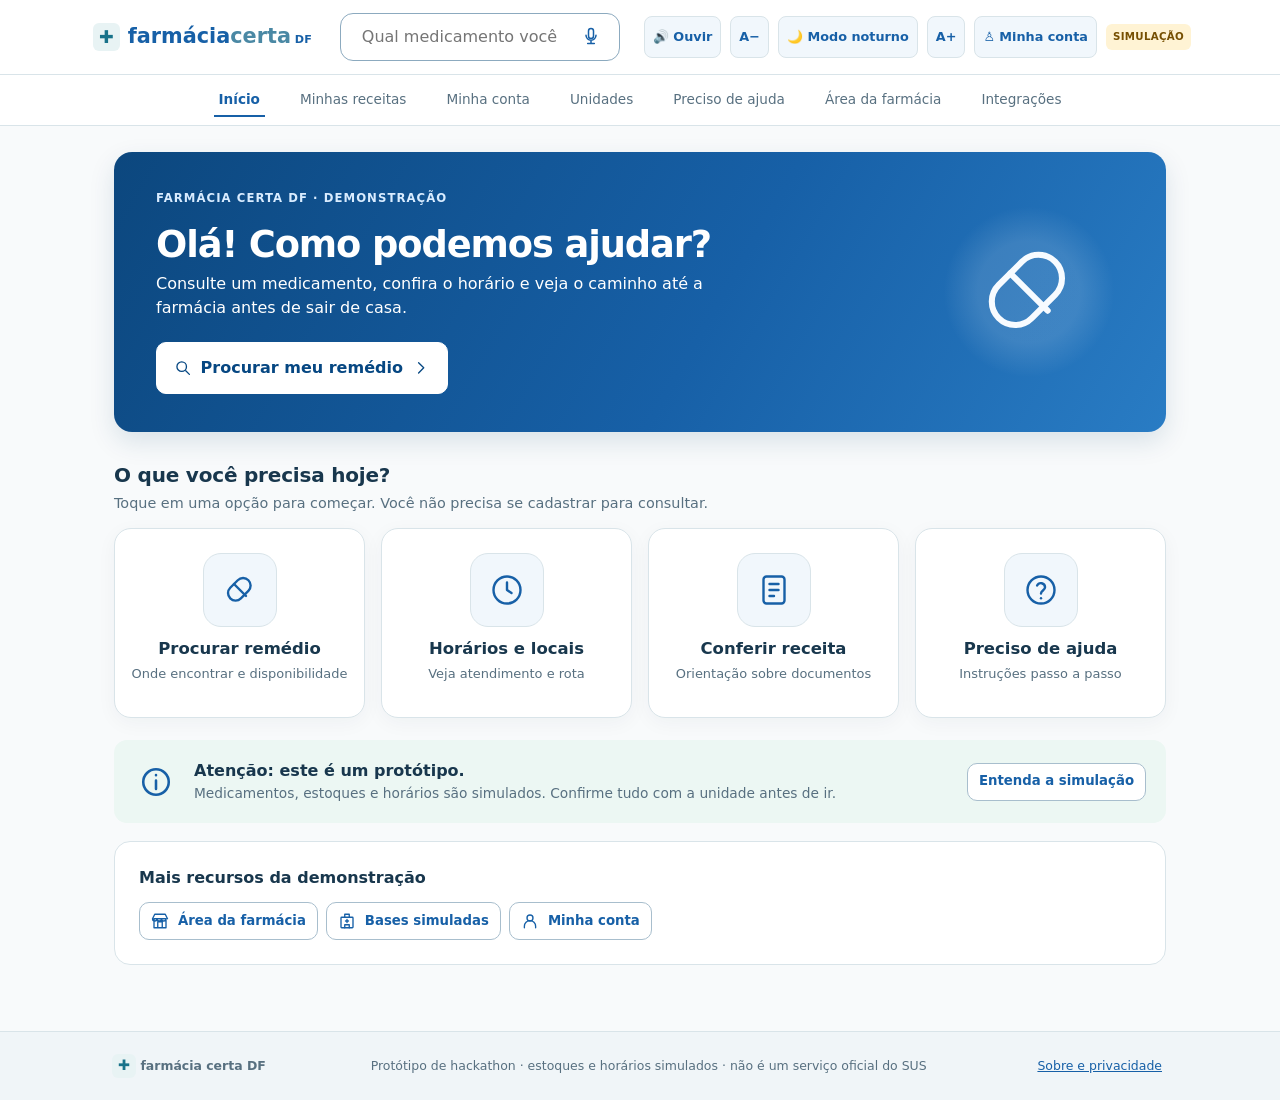
<file: index.html>
<!doctype html>
<html lang="pt-BR">
  <head>
    <meta charset="utf-8" />
    <meta
      name="viewport"
      content="width=device-width,initial-scale=1,viewport-fit=cover"
    />
    <meta name="theme-color" content="#ffffff" />
    <meta
      name="description"
      content="Protótipo fictício de consulta de medicamentos em unidades do DF."
    />
    <script>
      (() => {
        try {
          const theme =
            localStorage.getItem("fcdf-theme") === "dark" ? "dark" : "light";
          document.documentElement.dataset.theme = theme;
          document.documentElement.style.colorScheme = theme;
        } catch (e) {}
      })();
    </script>
    <title>Farmácia Certa DF | Seu cuidado, mais simples</title>
    <link rel="stylesheet" href="style.css" />
    <link rel="manifest" href="manifest.webmanifest" />
  </head>

  <body>
    <a class="skip" href="#content">Ir para o conteúdo</a>
    <header class="header">
      <div class="header-inner">
        <button
          class="brand"
          data-nav="inicio"
          aria-label="Farmácia Certa DF, início"
        >
          <span class="brand-mark">✚</span
          ><span
            >farmácia<span class="brand-second">certa</span
            ><small> DF</small></span
          >
        </button>
        <div class="desktop-search">
          <label class="sr-only" for="global-search">Buscar medicamento</label
          ><input
            id="global-search"
            placeholder="Qual medicamento você procura?"
            autocomplete="off"
          /><button
            class="iconbtn"
            id="voice-desktop"
            title="Busca por voz"
            aria-label="Buscar por voz"
          >
            <span data-icon="mic">🎙</span>
          </button>
        </div>
        <div class="header-actions">
          <button class="text-btn" id="read-toggle" type="button" aria-label="Ouvir texto da página">🔊 Ouvir</button>
          <button class="text-btn" id="font-decrease" type="button" aria-label="Diminuir texto">A−</button>
          <button
            class="text-btn theme-toggle"
            id="theme-toggle"
            type="button"
            aria-label="Ativar modo noturno"
            aria-pressed="false"
          >
            🌙</button
          ><button
            class="text-btn"
            id="font-toggle"
            aria-label="Aumentar texto"
          >
            A+</button
          ><button
            class="text-btn account-shortcut"
            data-nav="acesso"
            aria-label="Minha conta"
          >
            ♙ Minha conta</button
          ><button class="text-btn admin-shortcut" data-nav="farmacia">
            Farmácia</button
          ><span class="demo-badge">SIMULAÇÃO</span>
        </div>
      </div>
    </header>
    <nav class="desktop-nav" aria-label="Navegação principal">
      <button data-nav="inicio">Início</button
      ><button data-nav="receitas">Minhas receitas</button
      ><button data-nav="acesso">Minha conta</button
      ><button data-nav="unidades">Unidades</button
      ><button data-nav="ajuda">Preciso de ajuda</button
      ><button data-nav="farmacia">Área da farmácia</button
      ><button data-nav="integracoes">Integrações</button>
    </nav>
    <main id="content" tabindex="-1" class="main"></main>
    <nav class="mobile-nav" aria-label="Navegação inferior">
      <button data-nav="inicio"><span data-icon="home">⌂</span>Início</button
      ><button data-nav="receitas"><span data-icon="prescription">▤</span>Receitas</button
      ><button data-nav="unidades"><span data-icon="hospital">▣</span>Unidades</button
      ><button data-nav="ajuda"><span data-icon="help">♧</span>Ajuda</button
      ><button data-nav="acesso"><span data-icon="account">♙</span>Conta</button>
    </nav>
    <footer>
      <div class="footer-inner">
        <b><span class="brand-mark small">✚</span> farmácia certa DF</b
        ><span
          >Protótipo de hackathon · estoques e horários simulados · não é um serviço
          oficial do SUS</span
        ><button class="link-btn" data-nav="sobre">Sobre e privacidade</button>
      </div>
    </footer>
    <div id="voice-status" class="voice-status" role="status" aria-live="polite" aria-atomic="true" hidden>
      <div class="voice-bars" aria-hidden="true"><i></i><i></i><i></i><i></i><i></i></div>
      <span id="voice-message">Ouvindo... pode falar o nome do remédio.</span>
      <button class="voice-stop" id="voice-stop" type="button" aria-label="Parar de ouvir">Parar</button>
    </div>
    <div id="toast" role="status" aria-live="polite"></div>
    <script src="theme.js"></script>
    <script src="data.js"></script>
    <script src="icons.js"></script>
    <script src="med-search.js"></script>
    <script src="med-images.js"></script>
    <script src="app.js"></script>
  </body>
</html>
</file>
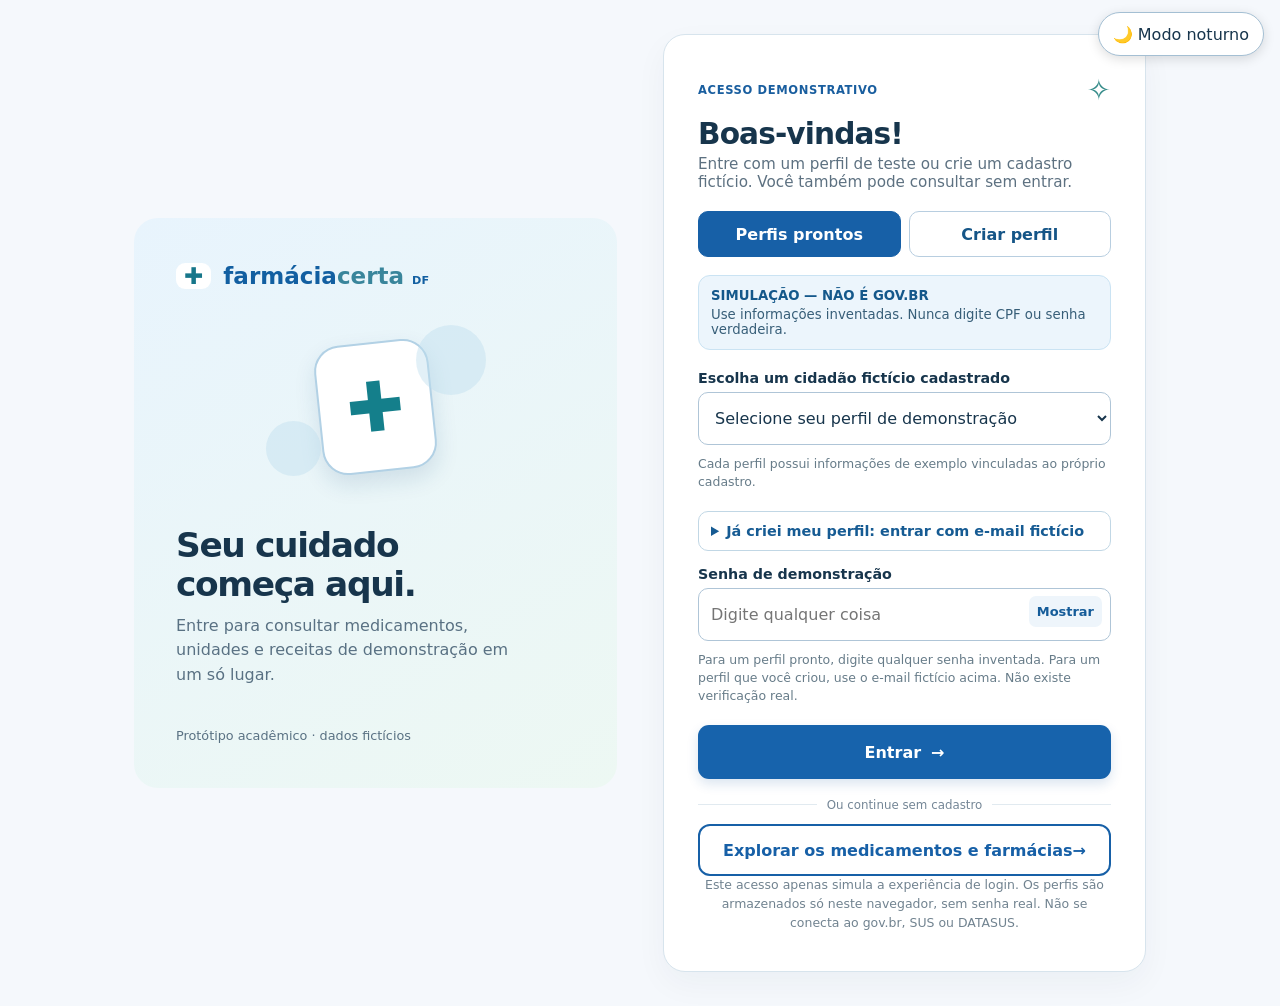
<file: login.html>
<!doctype html>
<html lang="pt-BR">
  <head>
    <meta charset="utf-8" />
    <meta
      name="viewport"
      content="width=device-width, initial-scale=1, viewport-fit=cover"
    />
    <meta name="theme-color" content="#ffffff" />
    <title>Entrar | Farmácia Certa DF</title>
    <script>
      (() => {
        try {
          const theme =
            localStorage.getItem("fcdf-theme") === "dark" ? "dark" : "light";
          document.documentElement.dataset.theme = theme;
          document.documentElement.style.colorScheme = theme;
        } catch (e) {}
      })();
    </script>
    <link rel="stylesheet" href="login.css" />
  </head>

  <body>
    <button
      class="login-theme-toggle theme-toggle"
      id="theme-toggle"
      type="button"
      aria-label="Ativar modo noturno"
      aria-pressed="false"
    >
      🌙 Modo noturno
    </button>
    <main class="shell">
      <div class="intro">
        <div class="brand">
          <span class="plus">✚</span> farmácia<span class="light">certa</span>
          <small>DF</small>
        </div>
        <div class="hero-illustration" aria-hidden="true">
          <span>✚</span>
          <div class="bubble bubble-a"></div>
          <div class="bubble bubble-b"></div>
        </div>
        <h1>Seu cuidado começa aqui.</h1>
        <p>
          Entre para consultar medicamentos, unidades e receitas de demonstração
          em um só lugar.
        </p>
        <div class="intro-foot">Protótipo acadêmico · dados fictícios</div>
      </div>
      <section class="login-card" aria-labelledby="title">
        <div class="topline">
          <span class="step">ACESSO DEMONSTRATIVO</span
          ><span class="shield" aria-hidden="true">✧</span>
        </div>
        <h2 id="title">Boas-vindas!</h2>
        <p class="subtitle">Entre com um perfil de teste ou crie um cadastro fictício. Você também pode consultar sem entrar.</p>
        <div class="access-tabs" role="group" aria-label="Forma de acesso">
          <button type="button" id="tab-existing" class="tab-selected" aria-pressed="true">Perfis prontos</button>
          <button type="button" id="tab-new" aria-pressed="false">Criar perfil</button>
        </div>
        <div class="warning">
          <strong>SIMULAÇÃO — NÃO É GOV.BR</strong
          ><span
            >Use informações inventadas. Nunca digite CPF ou senha
            verdadeira.</span
          >
        </div>
        <form id="demo-login">
          <label for="profile">Escolha um cidadão fictício cadastrado</label
          ><select id="profile" name="profile">
            <option value="">Selecione seu perfil de demonstração</option>
          </select>
          <p class="hint">
            Cada perfil possui informações de exemplo vinculadas ao próprio
            cadastro.
          </p>
          <details class="email-login"><summary>Já criei meu perfil: entrar com e-mail fictício</summary>
            <label for="email-login">E-mail usado no cadastro de demonstração</label>
            <input id="email-login" type="email" placeholder="exemplo@teste.com" autocomplete="off">
            <p class="hint">O acesso por e-mail não verifica identidade. Use apenas dados inventados.</p>
          </details>
          <label for="password">Senha de demonstração</label>
          <div class="password-field">
            <input
              id="password"
              name="password"
              type="password"
              placeholder="Digite qualquer coisa"
              autocomplete="off"
              maxlength="80"
            /><button
              type="button"
              id="toggle"
              aria-label="Mostrar senha"
              aria-pressed="false"
            >
              Mostrar
            </button>
          </div>
          <p class="hint">
            Para um perfil pronto, digite qualquer senha inventada.
            Para um perfil que você criou, use o e-mail fictício acima. Não existe verificação real.
          </p>
          <button type="submit" class="submit" id="enter">
            Entrar <span aria-hidden="true">→</span>
          </button>
          <p
            id="feedback"
            role="status"
            aria-live="polite"
            class="feedback"
          ></p>
        </form>
        <form id="demo-register" hidden>
          <label for="register-name">Nome fictício</label>
          <input id="register-name" type="text" maxlength="70" autocomplete="off" placeholder="Ex.: Maria de Exemplo" required />
          <label for="register-birth">Data de nascimento de exemplo</label>
          <input id="register-birth" type="date" required />
          <label for="register-email">E-mail fictício</label>
          <input id="register-email" type="email" maxlength="90" autocomplete="off" placeholder="exemplo@teste.com" required />
          <p class="hint">O site usa a mesma navegação simples para todas as idades.</p>
          <button type="submit" class="submit">Criar perfil de teste <span aria-hidden="true">→</span></button>
          <p id="register-feedback" role="status" aria-live="polite" class="feedback"></p>
        </form>
        <div class="divider"><span>Ou continue sem cadastro</span></div>
        <a class="guest-link" href="index.html">Explorar os medicamentos e farmácias <span aria-hidden="true">→</span></a>
        <p class="bottom">
          Este acesso apenas simula a experiência de login. Os perfis são armazenados só neste navegador, sem senha real. Não se conecta ao
          gov.br, SUS ou DATASUS.
        </p>
      </section>
    </main>
    <script src="theme.js"></script>
    <script src="data.js"></script>
    <script src="login.js"></script>
  </body>
</html>
</file>
<file: style.css>
:root {
  --navy: #18374d;
  --muted: #587080;
  --blue: #1760a7;
  --blue-dark: #0b4f93;
  --pale: #edf5fc;
  --mint: #ecf7f3;
  --line: #d9e4e9;
  --bg: #f8fafb;
  --white: #fff;
  --green: #236a4d;
  --warning: #865e0d;
  --red: #a02b34;
  --surface: #ffffff;
  --surface-muted: #f1f7fc;
  --surface-subtle: #f4f8fa;
  --field: #ffffff;
  --focus: #f3b63f;
  --button-text: #ffffff;
  --footer: #f0f5f8;
  --mobile-active: #eef5fc;
  --shadow: 0 5px 20px #18374d0b;
  font-size: 16px;
  color-scheme: light;
}
* {
  box-sizing: border-box;
}
body {
  margin: 0;
  background: var(--bg);
  font:
    1rem/1.5 system-ui,
    -apple-system,
    "Segoe UI",
    sans-serif;
  color: var(--navy);
}
button,
input,
select,
textarea {
  font: inherit;
}
button {
  cursor: pointer;
}
a {
  color: var(--blue);
}
button:focus-visible,
input:focus-visible,
select:focus-visible,
textarea:focus-visible,
a:focus-visible {
  outline: 3px solid var(--focus);
  outline-offset: 2px;
}
.sr-only {
  position: absolute;
  width: 1px;
  height: 1px;
  overflow: hidden;
  clip: rect(0, 0, 0, 0);
}
.skip {
  position: absolute;
  left: -9999px;
}
.skip:focus {
  left: 5px;
  top: 5px;
  z-index: 30;
  background: var(--surface);
}
.header {
  background: var(--surface);
  border-bottom: 1px solid var(--line);
}
.header-inner {
  max-width: 1150px;
  min-height: 74px;
  margin: auto;
  padding: 12px 24px;
  display: flex;
  align-items: center;
  gap: 24px;
  justify-content: space-between;
}
.brand {
  background: none;
  border: 0;
  color: var(--blue);
  font-size: 1.3rem;
  font-weight: 800;
  display: flex;
  align-items: center;
  gap: 8px;
  white-space: nowrap;
  padding: 4px;
}
.brand-second {
  color: #4a88a4;
}
.brand small {
  font-size: 0.7rem;
}
.brand-mark {
  background: #e8f3f4;
  border-radius: 6px;
  padding: 1px 6px;
  color: #18728a;
  display: inline-block;
  font-size: 1.1rem;
}
.brand-mark.small {
  font-size: 0.9rem;
}
.desktop-search {
  flex: 1;
  max-width: 550px;
  border: 1.5px solid #8caabf;
  border-radius: 13px;
  display: flex;
  align-items: center;
  padding: 0 10px;
  background: white;
}
.desktop-search input {
  border: 0;
  outline: 0;
  width: 100%;
  padding: 11px;
  color: var(--navy);
  background: transparent;
}
.iconbtn {
  background: none;
  border: 0;
  color: var(--blue);
  padding: 8px;
}
.header-actions {
  display: flex;
  align-items: center;
  gap: 9px;
}
.text-btn {
  border: 1px solid var(--line);
  border-radius: 8px;
  background: var(--surface-muted);
  color: var(--blue);
  padding: 8px;
  font-size: 0.8rem;
  font-weight: 700;
}
.demo-badge {
  background: #fff3d4;
  color: #764f02;
  border-radius: 6px;
  padding: 5px 7px;
  font-size: 0.64rem;
  letter-spacing: 0.03em;
  font-weight: 800;
}
.desktop-nav {
  display: flex;
  gap: 30px;
  justify-content: center;
  background: var(--surface);
  border-bottom: 1px solid var(--line);
  padding: 8px 12px;
}
.desktop-nav button {
  background: none;
  border: 0;
  border-bottom: 2px solid transparent;
  color: var(--muted);
  font-size: 0.85rem;
  padding: 6px 5px;
}
.desktop-nav button.active {
  color: var(--blue);
  font-weight: 700;
  border-color: var(--blue);
}
.main {
  max-width: 1100px;
  margin: 0 auto;
  padding: 26px 24px 50px;
  min-height: 65vh;
}
.hero {
  background: var(--pale);
  border-radius: 18px;
  padding: 40px 38px;
  display: grid;
  grid-template-columns: 1fr 190px;
  align-items: center;
  gap: 18px;
}
.hero h1 {
  font-size: 1.9rem;
  margin: 0 0 4px;
  letter-spacing: -0.03em;
}
.hero p {
  margin: 0 0 22px;
  color: var(--muted);
  max-width: 560px;
}
.hero-art {
  height: 170px;
  display: grid;
  place-items: center;
  background: radial-gradient(circle, #d9ecfb 58%, transparent 60%);
  font-size: 6rem;
}
.btn {
  display: inline-flex;
  align-items: center;
  justify-content: center;
  gap: 9px;
  background: var(--surface);
  color: var(--blue);
  border: 1.5px solid #a8becd;
  border-radius: 10px;
  padding: 12px 17px;
  min-height: 46px;
  font-weight: 700;
  text-decoration: none;
  line-height: 1.25;
}
.btn.primary {
  background: var(--blue);
  border-color: var(--blue);
  color: var(--button-text);
  box-shadow: 0 3px 7px #124f8330;
}
.btn.primary:hover {
  background: var(--blue-dark);
}
.btn.sm {
  padding: 8px 11px;
  font-size: 0.83rem;
  min-height: 38px;
}
.btn:disabled {
  opacity: 0.4;
  cursor: not-allowed;
}
.eyebrow {
  font-size: 0.79rem;
  color: var(--green);
  margin-top: 8px;
}
.section-title {
  font-size: 1.25rem;
  letter-spacing: -0.01em;
  margin: 28px 0 3px;
}
.sub {
  color: var(--muted);
  font-size: 0.9rem;
  margin: 0 0 14px;
}
.category-grid {
  display: grid;
  grid-template-columns: 1fr 1fr;
  gap: 14px;
}
.category {
  border: 1px solid var(--line);
  border-radius: 13px;
  background: var(--surface);
  min-height: 92px;
  padding: 16px;
  display: flex;
  align-items: center;
  text-align: left;
  gap: 14px;
  color: var(--navy);
}
.category:hover,
.category:focus-visible {
  border-color: #7da6cd;
}
.category b {
  display: block;
  font-size: 1rem;
}
.category small {
  color: var(--muted);
  font-size: 0.78rem;
}
.category .chev {
  margin-left: auto;
  color: var(--blue);
}
.cat-icon {
  height: 48px;
  width: 48px;
  display: grid;
  place-items: center;
  background: var(--pale);
  border-radius: 12px;
  font-size: 1.5rem;
  flex-shrink: 0;
}
.category:nth-child(2n) .cat-icon {
  background: var(--mint);
}
.help-banner {
  display: flex;
  align-items: center;
  gap: 16px;
  border-radius: 13px;
  background: var(--mint);
  padding: 19px 20px;
  margin-top: 22px;
}
.help-banner p {
  margin: 0;
  color: var(--muted);
  font-size: 0.86rem;
}
.help-banner .btn {
  margin-left: auto;
}
.panel {
  background: var(--field);
  border: 1px solid var(--line);
  border-radius: 16px;
  padding: 24px;
  margin: 16px 0;
  box-shadow: var(--shadow);
}
.panel h2,
.panel h3 {
  margin: 0 0 10px;
}
.panel h2 {
  font-size: 1.4rem;
}
.panel h3 {
  font-size: 1.15rem;
}
.muted {
  color: var(--muted);
}
.small {
  font-size: 0.84rem;
}
.alert {
  padding: 12px 14px;
  border-radius: 10px;
  background: #fff6db;
  color: #745610;
  border: 1px solid #f4e1a3;
  margin: 12px 0;
  font-size: 0.9rem;
}
.alert.info {
  background: var(--pale);
  color: #215272;
  border-color: #d2e8f7;
}
.alert.good {
  background: #e7f7ec;
  color: #205d3b;
  border-color: #bde9cf;
}
.alert.bad {
  background: #fff0f0;
  color: #932932;
  border-color: #f4d0d4;
}
.field {
  margin: 13px 0;
}
.field label {
  display: block;
  font-weight: 650;
  font-size: 0.88rem;
  margin-bottom: 5px;
}
.field input,
.field select,
.field textarea {
  display: block;
  width: 100%;
  min-height: 46px;
  padding: 10px 12px;
  background: var(--field);
  color: var(--navy);
  border: 1.5px solid #b9ccd7;
  border-radius: 10px;
}
.field textarea {
  resize: vertical;
}
.field.checkbox label {
  display: flex;
  align-items: center;
  gap: 9px;
}
.field.checkbox input {
  width: 20px;
  height: 20px;
  min-height: 0;
}
.searchline {
  display: flex;
  gap: 8px;
}
.searchline input {
  flex: 1;
  min-width: 0;
  border: 1.5px solid #7aa1bb;
  border-radius: 11px;
  padding: 13px;
  background: var(--surface);
}
.searchline .btn {
  white-space: nowrap;
}
.suggestions {
  display: grid;
  gap: 6px;
  margin-top: 8px;
}
.suggestions button {
  text-align: left;
  background: white;
  border: 1px solid var(--line);
  border-radius: 9px;
  padding: 12px;
  color: var(--navy);
}
.tags {
  display: flex;
  gap: 7px;
  flex-wrap: wrap;
  margin: 10px 0;
}
.tag {
  background: #e7f1fa;
  color: #18558f;
  border-radius: 40px;
  padding: 6px 9px;
  font-size: 0.86rem;
  display: flex;
  gap: 7px;
  align-items: center;
}
.tag button {
  background: none;
  border: 0;
  font-size: 1.2rem;
  color: #18558f;
}
.status {
  font-size: 0.72rem;
  font-weight: 800;
  display: inline-block;
  border-radius: 6px;
  padding: 3px 8px;
  text-transform: uppercase;
  letter-spacing: 0.02em;
}
.status.verde {
  background: #dff4e7;
  color: #176239;
}
.status.amarelo {
  background: #fff0c5;
  color: #825c09;
}
.status.vermelho {
  background: #ffe3e4;
  color: #9b2633;
}
.status.cinza {
  background: #e7ebee;
  color: #53616e;
}
.grid {
  display: grid;
  grid-template-columns: repeat(2, minmax(0, 1fr));
  gap: 14px;
}
.item {
  padding: 14px 0;
  border-bottom: 1px solid var(--line);
}
.item:last-child {
  border-bottom: 0;
}
.item b {
  display: block;
}
.unit-top {
  display: flex;
  gap: 10px;
  align-items: center;
  justify-content: space-between;
}
.unit-top h3 {
  margin: 0;
}
.inline-actions {
  display: flex;
  flex-wrap: wrap;
  gap: 8px;
  margin-top: 12px;
}
.pill {
  display: inline-block;
  background: #eff6fa;
  border-radius: 30px;
  color: #296180;
  font-size: 0.8rem;
  padding: 4px 9px;
  margin: 2px;
}
.two-col {
  display: grid;
  grid-template-columns: 1fr 1fr;
  gap: 16px;
}
.row {
  display: flex;
  gap: 12px;
  align-items: center;
  flex-wrap: wrap;
}
.space-between {
  justify-content: space-between;
}
.table-scroll {
  overflow-x: auto;
}
table {
  border-collapse: collapse;
  width: 100%;
  font-size: 0.85rem;
}
td,
th {
  padding: 10px;
  text-align: left;
  border-bottom: 1px solid var(--line);
  white-space: nowrap;
}
th {
  background: var(--surface-subtle);
}
.admin-table input {
  width: 85px;
  padding: 8px;
  border: 1px solid #b9cbd7;
  border-radius: 7px;
}
.admin-table button {
  padding: 7px;
}
.summary {
  background: #edf8f2;
  border: 1px solid #d4e8de;
  padding: 15px;
  border-radius: 12px;
}
.step {
  margin-bottom: 14px;
}
.step b {
  display: block;
}
.footnote {
  font-size: 0.78rem;
  color: var(--muted);
}
footer {
  background: var(--footer);
  border-top: 1px solid var(--line);
}
.footer-inner {
  max-width: 1100px;
  margin: auto;
  padding: 22px;
  display: flex;
  align-items: center;
  gap: 18px;
  justify-content: space-between;
  font-size: 0.78rem;
  color: var(--muted);
}
.link-btn {
  background: none;
  border: 0;
  color: var(--blue);
  text-decoration: underline;
}
.mobile-nav {
  display: none;
}
#toast {
  position: fixed;
  left: 50%;
  bottom: 22px;
  transform: translateX(-50%);
  background: var(--navy);
  color: var(--button-text);
  padding: 12px 17px;
  border-radius: 9px;
  box-shadow: var(--shadow);
  z-index: 99;
  display: none;
  max-width: 90vw;
}
.empty {
  text-align: center;
  padding: 36px;
  color: var(--muted);
}
.segment {
  display: flex;
  gap: 8px;
  flex-wrap: wrap;
}
.segment button {
  border: 1px solid var(--line);
  border-radius: 8px;
  background: var(--surface);
  padding: 8px 11px;
  color: var(--blue);
}
.segment button.selected {
  background: var(--blue);
  color: white;
}
.mobile-only {
  display: none;
}
@media (max-width: 700px) {
  :root {
    font-size: 16px;
  }
  .header-inner {
    padding: 10px 16px;
    min-height: 63px;
    gap: 8px;
  }
  .brand {
    font-size: 1.08rem;
  }
  .header-actions {
    gap: 5px;
  }
  .header-actions .admin-shortcut {
    display: none;
  }
  .header-actions .demo-badge {
    font-size: 0.55rem;
    padding: 4px;
  }
  .desktop-search,
  .desktop-nav {
    display: none;
  }
  .main {
    padding: 18px 16px 98px;
  }
  .hero {
    grid-template-columns: 1fr;
    padding: 20px;
    border-radius: 15px;
    gap: 0;
  }
  .hero h1 {
    font-size: 1.65rem;
  }
  .hero p {
    font-size: 0.93rem;
  }
  .hero-art {
    display: none;
  }
  .hero .btn {
    width: 100%;
    min-height: 62px;
    font-size: 1.02rem;
  }
  .section-title {
    font-size: 1.1rem;
    margin-top: 23px;
  }
  .category-grid {
    gap: 9px;
  }
  .category {
    min-height: 125px;
    padding: 12px;
    display: grid;
    grid-template-columns: 1fr auto;
    gap: 4px;
  }
  .category .cat-icon {
    width: 42px;
    height: 42px;
    grid-column: 1 / 2;
  }
  .category .chev {
    grid-column: 2;
    grid-row: 1 / 3;
  }
  .category b {
    font-size: 0.86rem;
  }
  .category small {
    font-size: 0.7rem;
  }
  .help-banner {
    padding: 14px;
    margin-top: 16px;
  }
  .help-banner .btn {
    display: none;
  }
  .panel {
    padding: 16px;
    border-radius: 14px;
  }
  .panel h2 {
    font-size: 1.22rem;
  }
  .grid,
  .two-col {
    grid-template-columns: 1fr;
  }
  .mobile-only {
    display: block;
  }
  .mobile-nav {
    position: fixed;
    display: flex;
    justify-content: space-around;
    bottom: 0;
    left: 0;
    right: 0;
    background: var(--surface);
    border-top: 1px solid var(--line);
    padding: 5px 5px calc(5px + env(safe-area-inset-bottom));
    z-index: 20;
    box-shadow: 0 -5px 20px #142a3910;
  }
  .mobile-nav button {
    background: none;
    border: 0;
    color: #506678;
    font-size: 0.66rem;
    min-width: 55px;
    display: grid;
    justify-items: center;
    gap: 1px;
    padding: 3px 1px;
  }
  .mobile-nav button span {
    font-size: 1.42rem;
    line-height: 1.2;
  }
  .mobile-nav button.active {
    background: var(--mobile-active);
    color: var(--blue);
    border-radius: 9px;
  }
  .footer-inner {
    padding: 20px 16px 100px;
    flex-wrap: wrap;
  }
  .searchline {
    flex-wrap: wrap;
  }
  .searchline input {
    flex-basis: 100%;
  }
  .searchline .btn {
    flex: 1;
  }
  .unit-top {
    align-items: flex-start;
    flex-wrap: wrap;
  }
}
@media (max-width: 360px) {
  .brand {
    font-size: 0.94rem;
  }
  .header-actions .demo-badge {
    display: none;
  }
  .category-grid {
    gap: 7px;
  }
  .category {
    padding: 9px;
  }
}
@media (prefers-reduced-motion: no-preference) {
  button,
  .category {
    transition:
      background 0.13s,
      border-color 0.13s;
  }
}

/* Entrada de cidadão fictício: visual próprio, sem replicar o login oficial */
.auth-layout {
  display: grid;
  grid-template-columns: minmax(0, 1fr) minmax(330px, 430px);
  gap: 28px;
  align-items: stretch;
  margin: 14px auto;
  max-width: 1030px;
}
.auth-side {
  background: linear-gradient(145deg, #eaf5ff, #e8f5ef);
  border-radius: 20px;
  padding: 46px 38px;
  display: flex;
  flex-direction: column;
  justify-content: center;
  min-height: 455px;
}
.auth-side h1 {
  max-width: 490px;
  font-size: 2rem;
  line-height: 1.2;
  margin: 24px 0 12px;
}
.auth-side p {
  color: var(--muted);
}
.auth-mark {
  color: var(--blue);
  font-size: 1.3rem;
  font-weight: 800;
}
.auth-side-foot {
  font-size: 0.8rem;
  color: var(--muted);
  margin-top: auto;
  padding-top: 28px;
}
.auth-card {
  background: var(--surface);
  border: 1px solid var(--line);
  border-radius: 20px;
  padding: 32px;
  box-shadow: var(--shadow);
}
.auth-card h2 {
  font-size: 1.5rem;
  line-height: 1.2;
  margin: 12px 0;
}
.auth-emblem {
  font-size: 2.1rem;
  color: var(--blue);
}
.auth-label {
  display: block;
  font-size: 0.9rem;
  font-weight: 700;
  margin: 20px 0 7px;
}
#citizen-profile {
  display: block;
  width: 100%;
  min-height: 52px;
  padding: 11px;
  border-radius: 10px;
  border: 1px solid #a5bacb;
  background: var(--field);
  color: var(--navy);
}
.auth-wide {
  display: flex;
  width: 100%;
  margin-top: 14px;
  min-height: 50px;
}
.auth-extra {
  display: flex;
  align-items: center;
  gap: 8px;
  font-size: 0.79rem;
  color: var(--muted);
  padding: 18px 0 6px;
}
.auth-divider {
  border: 0;
  border-top: 1px solid var(--line);
  margin: 16px 0;
}
.auth-profile {
  background: #f4f8fc;
  border-radius: 12px;
  padding: 12px;
  display: flex;
  gap: 12px;
  align-items: center;
}
.auth-avatar {
  width: 48px;
  height: 48px;
  border-radius: 50%;
  display: grid;
  place-items: center;
  background: #d8e9f7;
  color: var(--blue);
  font-size: 1.4rem;
  font-weight: 800;
}
.auth-invite {
  display: flex;
  align-items: center;
  justify-content: space-between;
  gap: 16px;
}
.auth-invite p {
  margin: 6px 0;
}
.account-shortcut {
  white-space: nowrap;
}
@media (max-width: 700px) {
  .auth-layout {
    display: block;
    margin: 0;
  }
  .auth-side {
    padding: 20px;
    border-radius: 15px;
    min-height: 0;
    margin-bottom: 12px;
  }
  .auth-side h1 {
    font-size: 1.32rem;
    margin: 12px 0 5px;
  }
  .auth-side-foot {
    margin: 0;
    padding-top: 8px;
  }
  .auth-card {
    border-radius: 15px;
    padding: 20px;
  }
  .auth-card h2 {
    font-size: 1.3rem;
  }
  .auth-invite {
    display: block;
  }
  .auth-invite .btn {
    width: 100%;
  }
  .account-shortcut {
    padding: 7px;
    font-size: 0.75rem;
  }
}
@media (max-width: 360px) {
  .account-shortcut {
    font-size: 0.7rem;
  }
}

/* Tema escuro: todas as seções mantêm contraste no mobile */
html[data-theme="dark"] {
  --navy: #edf5ff;
  --muted: #bbcede;
  --blue: #86c7ff;
  --blue-dark: #4aa2ed;
  --pale: #1a3348;
  --mint: #193f36;
  --line: #344e61;
  --bg: #0b1623;
  --white: #162739;
  --green: #99ebbf;
  --warning: #f8d88a;
  --red: #ffa5b0;
  --surface: #162739;
  --surface-muted: #1a3349;
  --surface-subtle: #102333;
  --field: #112234;
  --focus: #ffd166;
  --button-text: #07131f;
  --footer: #102333;
  --mobile-active: #25445d;
  --shadow: 0 5px 20px #0004;
}
html[data-theme="dark"] body {
  background: var(--bg);
  color: var(--navy);
}
html[data-theme="dark"] .header,
html[data-theme="dark"] .desktop-nav,
html[data-theme="dark"] .mobile-nav,
html[data-theme="dark"] .panel,
html[data-theme="dark"] .category,
html[data-theme="dark"] .auth-card,
html[data-theme="dark"] .suggestions button,
html[data-theme="dark"] .segment button {
  background: var(--white);
  color: var(--navy);
}
html[data-theme="dark"] .desktop-search input,
html[data-theme="dark"] input,
html[data-theme="dark"] select,
html[data-theme="dark"] textarea,
html[data-theme="dark"] .field input,
html[data-theme="dark"] .field select,
html[data-theme="dark"] .field textarea,
html[data-theme="dark"] #citizen-profile {
  background: #112234;
  color: var(--navy);
  border-color: #486174;
}
html[data-theme="dark"] .desktop-search,
html[data-theme="dark"] .btn,
html[data-theme="dark"] .text-btn,
html[data-theme="dark"] .admin-table input {
  background: var(--surface);
  color: var(--navy);
}
html[data-theme="dark"] .btn.primary,
html[data-theme="dark"] .segment button.selected {
  background: var(--blue);
  color: var(--button-text);
}
html[data-theme="dark"] .demo-badge {
  background: #493913;
  color: #ffe59e;
}
html[data-theme="dark"] .brand-second {
  color: #8ed1e5;
}
html[data-theme="dark"] .iconbtn,
html[data-theme="dark"] .link-btn {
  color: var(--blue);
}
html[data-theme="dark"] .hero-art {
  background: radial-gradient(circle, #254a67 58%, transparent 60%);
}
html[data-theme="dark"] .skip:focus {
  background: var(--surface);
  color: var(--navy);
}
html[data-theme="dark"] .mobile-nav {
  background: var(--surface);
}
html[data-theme="dark"] .hero,
html[data-theme="dark"] .auth-side {
  background: linear-gradient(135deg, #16344d, #133b36);
}
html[data-theme="dark"] .help-banner,
html[data-theme="dark"] .summary,
html[data-theme="dark"] .auth-profile {
  background: #17382f;
  color: var(--navy);
}
html[data-theme="dark"] .alert.info {
  background: #19374f;
  color: #d7eaff;
  border-color: #365d78;
}
html[data-theme="dark"] .alert.good {
  background: #173b2c;
  color: #baf0ce;
  border-color: #386d50;
}
html[data-theme="dark"] .alert,
html[data-theme="dark"] .alert.bad {
  background: #48351b;
  color: #ffe1a3;
  border-color: #80612c;
}
html[data-theme="dark"] .tag,
html[data-theme="dark"] .pill,
html[data-theme="dark"] .cat-icon,
html[data-theme="dark"] .brand-mark {
  background: #233f55;
  color: #bde0ff;
}
html[data-theme="dark"] .status.verde {
  background: #154631;
  color: #bdf1cd;
}
html[data-theme="dark"] .status.amarelo {
  background: #493913;
  color: #ffe59e;
}
html[data-theme="dark"] .status.cinza {
  background: #334353;
  color: #edf3fa;
}
html[data-theme="dark"] .status.vermelho {
  background: #54242f;
  color: #ffc5c9;
}
html[data-theme="dark"] footer,
html[data-theme="dark"] th {
  background: #102333;
  color: var(--muted);
}
html[data-theme="dark"] .mobile-nav button {
  color: #bcd0e0;
}
html[data-theme="dark"] .mobile-nav button.active {
  background: #25445d;
  color: #d7edff;
}
.theme-toggle {
  white-space: nowrap;
  min-height: 40px;
}
.unit-kind {
  display: inline-flex;
  border-radius: 30px;
  padding: 3px 10px;
  background: var(--pale);
  color: var(--blue);
  font-weight: 700;
  font-size: 0.78rem;
}
@media (max-width: 700px) {
  .header-actions .theme-toggle {
    font-size: 0.69rem;
    padding: 7px 5px;
    white-space: normal;
    max-width: 85px;
  }
  .header-actions .account-shortcut {
    display: none;
  }
}

/* ===============================================
   Farmácia Certa DF unificado — interface acessível
   Azul institucional do protótipo + ícones próprios
   =============================================== */
.fc-icon { width: 1.25em; height: 1.25em; display:inline-block; vertical-align:-.22em; flex-shrink:0; }
.header-actions { flex-wrap:wrap; justify-content:flex-end; }
.text-btn { min-height:42px; }
.easy-toggle { border:2px solid var(--blue); background:var(--pale); color:var(--blue); }
body.easy-mode .easy-toggle { background:var(--blue); color:#fff; }
html[data-theme="dark"] body.easy-mode .easy-toggle { color:#091522; }
.hero.home-hero {
  background:linear-gradient(120deg,#0c477e 0%,#1760a7 57%,#297cc4 100%);
  color:#fff;
  min-height:238px;
  padding:38px 42px;
  box-shadow:0 10px 26px #0b3d6a20;
}
.hero.home-hero h1 { font-size:clamp(1.65rem,3vw,2.3rem); line-height:1.22; max-width:650px; }
.hero.home-hero p { color:#fff; max-width:610px; }
.hero-eyebrow { display:block; font-size:.73rem; font-weight:800; letter-spacing:.09em; color:#d9ecff; margin-bottom:15px; }
.hero.home-hero .hero-art { background:radial-gradient(circle,#ffffff20 40%,transparent 67%); font-size:7rem; }
.hero.home-hero .hero-art .fc-icon { height:1em; width:1em; color:#f7fbff; stroke-width:1.3; }
.hero-cta { background:#fff; color:#064782; border-color:#fff; min-height:52px; }
.hero-cta .fc-icon { width:1.1rem; height:1.1rem; }
.hero-cta:hover { background:#eaf5ff; }
.home-options { margin-top:28px; }
.health-grid { display:grid; grid-template-columns:repeat(4,minmax(0,1fr)); gap:16px; }
.health-tile {
  border:1px solid var(--line); background:var(--surface); color:var(--navy);
  border-radius:17px; min-height:190px; padding:24px 14px; display:flex;
  flex-direction:column; align-items:center; gap:12px; text-align:center;
  box-shadow:var(--shadow); cursor:pointer;
}
.health-tile:hover { border-color:var(--blue); box-shadow:0 7px 20px #123f6a22; }
.health-icon { width:74px; height:74px; flex-shrink:0; display:grid; place-items:center;
  border-radius:18px; background:var(--surface-muted); color:var(--blue); border:1px solid var(--line); }
.health-icon .fc-icon { width:36px; height:36px; stroke-width:1.6; }
.health-tile-label { display:grid; gap:5px; }
.health-tile-label b { font-size:1.03rem; line-height:1.25; }
.health-tile-label small { font-size:.81rem; color:var(--muted); line-height:1.32; }
.tile-chevron { display:none; }
.help-banner-icon { display:grid; place-items:center; color:var(--blue); width:44px; height:44px; flex-shrink:0; }
.help-banner-icon .fc-icon { width:34px; height:34px; }
.extras-panel { margin-top:18px; box-shadow:none; }
.extras-panel h2 { font-size:1rem; }
.extras-panel .fc-icon { width:18px; height:18px; }
.back-home { border:none; background:transparent; color:var(--blue); font-weight:750; padding:10px 0; margin:2px 0 0; }
.strong-label { display:block; margin:14px 0 7px; font-weight:750; }
.easy-flow { max-width:900px; margin:0 auto; }
.easy-flow .panel { margin:12px 0; }
.easy-flow h1 { font-size:1.7rem; line-height:1.3; }
.easy-flow h1 .fc-icon,.easy-results h2 .fc-icon,.account-panel h1 .fc-icon { color:var(--blue); }
.easy-flow input, .easy-flow select { min-height:54px; color:var(--navy); border:2px solid #83a9c7; border-radius:11px; background:var(--surface); padding:12px; }
.easy-flow select { width:100%; }
.easy-flow .searchline input { flex:1; }
.easy-flow .searchline .btn { min-width:130px; }
.easy-search-btn { min-height:60px; margin:12px 0 4px; width:100%; font-size:1.02rem; }
.easy-results h2 { margin:28px 0 10px; }
.easy-unit h3 { font-size:1.3rem; }
.easy-unit p { margin:9px 0; }
.easy-unit p .fc-icon { color:var(--blue); }
.easy-medications { display:grid; gap:8px; margin:12px 0; }
.easy-med { background:var(--surface-muted); padding:11px 14px; border:1px solid var(--line); border-radius:10px; }
.easy-med b { display:block; margin-bottom:5px; }
.easy-actions { display:grid; grid-template-columns:repeat(3,minmax(0,1fr)); gap:9px; margin-top:15px; }
.easy-actions .btn { min-height:56px; }
.easy-open { color:var(--green); font-weight:700; }
.easy-how ol { padding-left:1.5em; line-height:1.9; }
.easy-how .btn { min-height:55px; }
body.easy-mode .main { max-width:980px; }
body.easy-mode .health-grid { grid-template-columns:repeat(2,minmax(0,1fr)); }
body.easy-mode .health-tile { min-height:200px; }
body.easy-mode .health-icon { width:80px; height:80px; }
body.easy-mode .health-icon .fc-icon { width:40px; height:40px; }
body.easy-mode .health-tile-label b { font-size:1.14rem; }
body.easy-mode .health-tile-label small { font-size:.9rem; }
body.easy-mode .btn { min-height:54px; }
body.easy-mode .desktop-nav button { font-size:.94rem; }
body.easy-mode .field input,body.easy-mode .field select,body.easy-mode .field textarea { min-height:54px; }
body.easy-mode .status { font-size:.78rem; padding:5px 8px; }
body.easy-mode .panel { border-radius:18px; }
body.easy-mode .two-col { grid-template-columns:1fr; }
body.easy-mode .searchline input { min-height:58px; }
body.easy-mode .suggestions button { min-height:54px; }
body.easy-mode .mobile-nav button { font-size:.8rem; }
.mobile-nav [data-icon] { display:grid; place-items:center; }
.mobile-nav [data-icon] .fc-icon { height:25px; width:25px; }
/* A barra inferior, botões e campos mantêm alvos de toque úteis. */
@media(max-width:1050px) {
  .header-inner { gap:12px; }
  .desktop-search { max-width:350px; }
  .header-actions { gap:6px; }
}
@media(max-width:850px) {
  .health-grid { grid-template-columns:repeat(2,minmax(0,1fr)); }
  .desktop-search { display:none; }
  .desktop-nav { flex-wrap:wrap; gap:8px 20px; }
}
@media(max-width:700px) {
  .header-inner { align-items:flex-start; flex-wrap:wrap; }
  .header-actions { flex:1; gap:5px; }
  .header-actions .text-btn { min-height:40px; }
  .header-actions .account-shortcut { display:none; }
  .header-actions .demo-badge { display:none; }
  .hero.home-hero { grid-template-columns:1fr; min-height:0; padding:25px 20px; }
  .hero.home-hero .hero-cta { width:100%; }
  .health-grid { grid-template-columns:repeat(2,minmax(0,1fr)); gap:10px; }
  .health-tile { min-height:160px; padding:14px 8px; }
  .health-icon { width:60px; height:60px; }
  .health-icon .fc-icon { width:29px; height:29px; }
  .health-tile-label b { font-size:.91rem; }
  .health-tile-label small { font-size:.73rem; }
  body.easy-mode .health-icon { width:64px; height:64px; }
  body.easy-mode .health-icon .fc-icon { width:31px; height:31px; }
  body.easy-mode .health-tile { min-height:180px; }
  .help-banner { flex-wrap:wrap; }
  .help-banner .btn { display:inline-flex; margin-left:0; }
  .easy-actions { grid-template-columns:1fr; }
  .easy-flow .searchline .btn { min-width:0; }
  .easy-flow h1 { font-size:1.45rem; }
  .main { padding-bottom:108px; }
}
@media(max-width:410px) {
  .header-actions { width:100%; flex-basis:100%; justify-content:space-between; }
  .header-actions .text-btn { padding:6px 7px; font-size:.72rem; }
  .brand { font-size:1.15rem; }
  .health-grid { gap:8px; }
  .health-tile { padding:12px 6px; }
  body.easy-mode .health-tile-label small { font-size:.79rem; }
}
/* Elimina cores fixas claras que impediam o contraste escuro. */
html[data-theme="dark"] .hero.home-hero { background:linear-gradient(115deg,#082e53,#14416c 70%,#1b527f); }
html[data-theme="dark"] .health-icon,
html[data-theme="dark"] .easy-med { background:var(--surface-muted); color:var(--blue); }
html[data-theme="dark"] .health-tile { background:var(--surface); color:var(--navy); }
html[data-theme="dark"] .health-tile-label small { color:var(--muted); }
html[data-theme="dark"] .hero-cta { background:#e5f3ff; color:#103b66; border-color:#e5f3ff; }
html[data-theme="dark"] .easy-flow input,
html[data-theme="dark"] .easy-flow select { background:var(--field); color:var(--navy); border-color:#789db8; }
html[data-theme="dark"] .back-home { color:var(--blue); }
html[data-theme="dark"] .health-tile .health-icon { border-color:var(--line); }
@media(prefers-reduced-motion:reduce) { *,*::before,*::after { scroll-behavior:auto !important; transition:none !important; animation:none !important; } }

/* Navegação menos carregada, preservando o acesso administrativo no menu. */
.header-actions .admin-shortcut { display:none; }
@media(max-width:700px){
  .header-actions .theme-label { display:none; }
  .header-actions .theme-toggle { width:44px; padding:6px; text-align:center; font-size:1rem; }
}

/* Atualização pontual: campo responsivo, foto opcional e microfone visivelmente ativo. */
.medicine-searchline, .medicine-input-wrap { width:100%; min-width:0; }
.medicine-input-wrap {
  display:flex; align-items:stretch; gap:8px;
}
.easy-flow .medicine-input-wrap input[type="search"] {
  flex:1 1 auto; width:0; min-width:0;
  min-height:58px; font-size:1rem;
}
.easy-flow .medicine-input-wrap .voice-easy {
  flex:0 0 auto; min-width:104px; min-height:58px;
  display:inline-flex; justify-content:center; align-items:center; gap:7px;
  border:2px solid var(--blue); color:var(--blue); background:var(--surface-muted);
}
.voice-easy .fc-icon {width:22px;height:22px}
.voice-easy.is-listening,#voice-desktop.is-listening {
  background:var(--blue); color:var(--button-text); border-color:var(--blue);
}
.suggestions button {display:flex;align-items:center;gap:10px;min-height:52px}
.suggestions button .fc-icon {color:var(--blue);width:22px;height:22px}
.suggestions button span {display:grid;gap:2px}
.suggestions button small {color:var(--muted);font-size:.84rem}
.suggestion-intro {margin:4px 0 2px;font-weight:700}
.selected-medicine-images {display:grid;gap:10px;margin:14px 0}
.selected-medicine {display:flex;align-items:center;gap:14px;padding:12px;border:1px solid var(--line);border-radius:12px;background:var(--surface-subtle)}
.selected-medicine b {display:block}
.selected-medicine p {margin:3px 0;line-height:1.4}
.medicine-photo {width:105px;min-width:105px;text-align:center;display:grid;gap:3px;justify-items:center}
.medicine-photo-visual {width:92px;height:84px;display:grid;place-items:center;background:var(--surface);border:1px solid var(--line);border-radius:9px;overflow:hidden}
.medicine-photo-visual img {height:100%;width:100%;object-fit:contain}
.medicine-box-icon {width:52px;height:52px;color:var(--muted);opacity:.65}
.medicine-box-icon svg {height:100%;width:100%}
.medicine-photo small {font-size:.62rem;color:var(--muted);line-height:1.25}
.voice-status {
  position:fixed;z-index:1000;top:92px;left:50%;transform:translateX(-50%);
  width:max-content;max-width:calc(100vw - 28px);padding:14px 18px;
  border:2px solid var(--blue);border-radius:15px;background:var(--surface);color:var(--navy);
  box-shadow:0 12px 40px #061f3590;display:flex;gap:13px;align-items:center;
  font-weight:700;line-height:1.35;
}
.voice-status[hidden] {display:none !important}
.voice-bars {display:flex;align-items:center;gap:3px;height:32px;flex:0 0 40px}
.voice-bars i {display:block;width:5px;height:8px;background:var(--blue);border-radius:4px;animation:voice-wave .85s ease-in-out infinite alternate}
.voice-bars i:nth-child(2){animation-delay:.14s}
.voice-bars i:nth-child(3){animation-delay:.28s}
.voice-bars i:nth-child(4){animation-delay:.42s}
.voice-bars i:nth-child(5){animation-delay:.56s}
@keyframes voice-wave {0%{height:6px}100%{height:29px}}
.voice-stop {border:1px solid var(--blue);background:var(--surface-muted);color:var(--blue);border-radius:9px;font-weight:700;min-width:58px;min-height:44px;padding:6px 12px}
@media(max-width:700px) {
  .medicine-searchline {flex-wrap:nowrap}
  .medicine-searchline .medicine-input-wrap {flex-wrap:nowrap}
  .medicine-searchline input[type="search"] {flex-basis:auto}
  .medicine-searchline .voice-easy {flex:0 0 auto}
  .voice-status {top:88px;left:14px;right:14px;transform:none;width:auto;font-size:.88rem;gap:10px}
}
@media(max-width:360px) {
  .easy-flow .medicine-input-wrap .voice-easy {min-width:54px;padding:10px}
  .easy-flow .medicine-input-wrap .voice-easy span {display:none}
  .selected-medicine {gap:9px;padding:9px}
  .medicine-photo {width:82px;min-width:82px}
  .medicine-photo-visual {width:80px}
}
@media(prefers-reduced-motion:reduce) {
  .voice-bars i {animation:none;height:16px}
  .voice-bars i:nth-child(2),.voice-bars i:nth-child(4){height:24px}
}
</file>
<file: login.css>
* {
  box-sizing: border-box;
}
html {
  font-family:
    system-ui,
    -apple-system,
    "Segoe UI",
    sans-serif;
  color: var(--login-text);
  color-scheme: light;
  --login-text: #17354c;
  --login-muted: #597183;
  --login-surface: #ffffff;
  --login-field: #ffffff;
  --login-line: #d7e4ed;
  --login-focus: #efa71b;
  --login-button-text: #ffffff;
  --login-button-surface: #eef5fb;
  --login-divider: #e1eaf0;
  --login-bg: #f5f8fc;
}
body {
  margin: 0;
  background: var(--login-bg);
  min-height: 100svh;
}
button,
input {
  font: inherit;
}
button {
  cursor: pointer;
}
button:focus-visible,
input:focus-visible {
  outline: 3px solid var(--login-focus);
  outline-offset: 3px;
}
.shell {
  max-width: 1080px;
  margin: 0 auto;
  min-height: 100svh;
  display: grid;
  grid-template-columns: 1fr 1fr;
  align-items: center;
  gap: 46px;
  padding: 34px;
}
.intro {
  min-height: 570px;
  border-radius: 24px;
  background: linear-gradient(150deg, #e8f4fd, #edf8f3);
  padding: 42px;
  display: flex;
  flex-direction: column;
  justify-content: center;
  position: relative;
  overflow: hidden;
}
.brand {
  font-size: 1.44rem;
  font-weight: 800;
  color: #125fa1;
}
.brand .light {
  color: #39859b;
}
.brand small {
  font-size: 0.7rem;
}
.plus {
  display: inline-block;
  background: var(--login-surface);
  color: #16768a;
  border-radius: 9px;
  padding: 0 8px;
  margin-right: 4px;
}
.hero-illustration {
  height: 185px;
  display: grid;
  place-items: center;
  position: relative;
  margin: 26px auto 6px;
  width: 220px;
}
.hero-illustration > span {
  display: grid;
  place-items: center;
  background: var(--login-surface);
  border: 2px solid #b2d1e5;
  border-radius: 26px;
  height: 130px;
  width: 115px;
  box-shadow: 0 10px 22px #0e4b7420;
  color: #147f8b;
  font-size: 4.3rem;
  transform: rotate(-6deg);
}
.bubble {
  position: absolute;
  background: #bddcec70;
  border-radius: 50%;
  z-index: 0;
}
.bubble-a {
  height: 55px;
  width: 55px;
  left: 0;
  bottom: 24px;
}
.bubble-b {
  height: 70px;
  width: 70px;
  right: 0;
  top: 10px;
}
.intro h1 {
  font-size: 2.15rem;
  letter-spacing: -0.04em;
  line-height: 1.15;
  margin: 20px 0 9px;
  max-width: 340px;
}
.intro p {
  color: var(--login-muted);
  max-width: 340px;
  margin: 0;
  line-height: 1.55;
}
.intro-foot {
  font-size: 0.8rem;
  color: var(--login-muted);
  margin-top: 40px;
}
.login-card {
  background: var(--login-surface);
  padding: 38px 34px;
  border: 1px solid var(--login-line);
  border-radius: 22px;
  box-shadow: 0 12px 32px #17354c0b;
}
.topline {
  display: flex;
  align-items: center;
  justify-content: space-between;
}
.step {
  color: #195e9f;
  font-weight: 800;
  font-size: 0.72rem;
  letter-spacing: 0.055em;
}
.shield {
  font-size: 1.8rem;
  color: #368c8a;
}
.login-card h2 {
  font-size: 1.85rem;
  letter-spacing: -0.03em;
  margin: 10px 0 4px;
}
.subtitle {
  color: #5d7181;
  margin: 0 0 20px;
  font-size: 0.95rem;
}
.warning {
  background: #ecf5fc;
  border: 1px solid #cae3f3;
  padding: 12px;
  border-radius: 12px;
  display: grid;
  gap: 4px;
  font-size: 0.83rem;
  color: #375e78;
  margin-bottom: 20px;
}
.warning strong {
  color: #14588b;
}
label {
  display: block;
  font-size: 0.89rem;
  font-weight: 700;
  margin: 15px 0 6px;
}
input {
  width: 100%;
  min-height: 53px;
  border: 1.5px solid #afc5d7;
  border-radius: 10px;
  padding: 12px;
  background: var(--login-field);
  color: var(--login-text);
  font-size: 1rem;
}
.password-field {
  position: relative;
}
.password-field input {
  padding-right: 95px;
}
.password-field button {
  position: absolute;
  right: 9px;
  top: 8px;
  border: none;
  color: #155c99;
  background: var(--login-button-surface);
  border-radius: 7px;
  padding: 8px;
  font-size: 0.81rem;
  font-weight: 700;
}
.hint {
  font-size: 0.78rem;
  color: #677c89;
  line-height: 1.45;
  margin: 10px 0 20px;
}
.submit {
  width: 100%;
  border: 0;
  background: #1763ac;
  color: var(--login-button-text);
  min-height: 54px;
  border-radius: 11px;
  font-weight: 800;
  display: flex;
  align-items: center;
  justify-content: center;
  gap: 10px;
  box-shadow: 0 5px 12px #175b9e28;
}
.submit:hover {
  background: #0d4f91;
}
.submit:disabled {
  opacity: 0.7;
}
.feedback {
  font-size: 0.88rem;
  color: #197446;
  min-height: 0;
  margin: 8px 0 0;
}
.divider {
  border-top: 1px solid var(--login-divider);
  text-align: center;
  margin-top: 25px;
}
.divider span {
  font-size: 0.74rem;
  color: #748696;
  background: var(--login-surface);
  padding: 0 10px;
  position: relative;
  top: -11px;
}
.bottom {
  text-align: center;
  color: #718390;
  font-size: 0.78rem;
  line-height: 1.5;
  margin: 0;
}
@media (max-width: 740px) {
  .shell {
    padding: 0;
    gap: 0;
    display: flex;
    flex-direction: column;
    min-height: 100svh;
  }
  .intro {
    border-radius: 0 0 24px 24px;
    min-height: 0;
    padding: 20px 24px 25px;
    width: 100%;
  }
  .brand {
    font-size: 1.18rem;
  }
  .hero-illustration {
    display: none;
  }
  .intro h1 {
    font-size: 1.35rem;
    margin: 18px 0 6px;
  }
  .intro p {
    font-size: 0.85rem;
    max-width: none;
  }
  .intro-foot {
    display: none;
  }
  .login-card {
    border: none;
    border-radius: 24px 24px 0 0;
    box-shadow: none;
    padding: 25px 23px 40px;
    margin-top: -8px;
    width: 100%;
    flex: 1;
  }
  .login-card h2 {
    font-size: 1.55rem;
  }
  .subtitle {
    font-size: 0.89rem;
  }
  .warning {
    font-size: 0.78rem;
  }
  input {
    font-size: 16px;
  }
}
@media (max-width: 360px) {
  .intro {
    padding: 18px;
  }
  .login-card {
    padding: 22px 17px;
  }
}
select {
  width: 100%;
  min-height: 53px;
  border: 1.5px solid #afc5d7;
  border-radius: 10px;
  padding: 12px;
  background: var(--login-field);
  color: var(--login-text);
  font: inherit;
  font-size: 16px;
}
select:focus-visible {
  outline: 3px solid var(--login-focus);
  outline-offset: 3px;
}

.login-theme-toggle {
  position: fixed;
  right: 16px;
  top: 12px;
  z-index: 10;
  border: 1px solid #a4bfd3;
  background: var(--login-surface);
  color: var(--login-text);
  border-radius: 28px;
  padding: 10px 14px;
  min-height: 44px;
  box-shadow: 0 3px 12px #0002;
}
html[data-theme="dark"] {
  --login-text: #e9f2ff;
  --login-muted: #bbcede;
  --login-surface: #16283a;
  --login-field: #0f2334;
  --login-line: #345066;
  --login-focus: #ffd166;
  --login-button-text: #07131f;
  --login-button-surface: #1a3349;
  --login-divider: #345066;
  --login-bg: #0b1623;
  color-scheme: dark;
}
html[data-theme="dark"] body {
  background: var(--login-bg);
  color: var(--login-text);
}
html[data-theme="dark"] .intro {
  background: linear-gradient(150deg, #183650, #153e38);
  color: #e9f2ff;
}
html[data-theme="dark"] .login-card {
  background: var(--login-surface);
  color: var(--login-text);
  border-color: var(--login-line);
}
html[data-theme="dark"] .subtitle,
html[data-theme="dark"] .hint,
html[data-theme="dark"] .bottom {
  color: var(--login-muted);
}
html[data-theme="dark"] select,
html[data-theme="dark"] input {
  background: var(--login-field);
  color: var(--login-text);
  border-color: #567189;
}
html[data-theme="dark"] .warning {
  background: #493b21;
  color: #ffe6ac;
  border-color: #90713d;
}
html[data-theme="dark"] .login-theme-toggle {
  background: #1a3349;
  color: var(--login-text);
  border-color: #55718a;
}
@media (max-width: 700px) {
  .login-theme-toggle {
    top: 8px;
    right: 10px;
    font-size: 0.8rem;
    padding: 8px 10px;
  }
  .shell {
    padding-top: 56px;
  }
}
/* Cadastro fictício integrado e acesso público sem login */
.access-tabs { display:grid; grid-template-columns:1fr 1fr; gap:8px; margin:18px 0; }
.access-tabs button { min-height:46px; background:transparent; color:#155587; border:1px solid #b8cee0; border-radius:10px; font-weight:700; cursor:pointer; }
.access-tabs .tab-selected { background:#1760a7; color:#fff; border-color:#1760a7; }
#demo-register label { display:block; margin:14px 0 7px; font-size:.9rem; font-weight:700; }
#demo-register input { width:100%; display:block; min-height:50px; padding:11px 13px; border:1.5px solid #a9c2d5; border-radius:10px; }
.guest-link { display:flex; justify-content:center; align-items:center; padding:13px 10px; border:2px solid #1760a7; border-radius:12px; color:#1760a7; text-decoration:none; font-weight:750; text-align:center; min-height:52px; }
.guest-link:hover { background:#e8f3fc; }
html[data-theme="dark"] .access-tabs button { color:#a9d9ff; border-color:#6983a1; }
html[data-theme="dark"] .access-tabs .tab-selected { background:#75bbfa; color:#0b1d2d; }
html[data-theme="dark"] .guest-link { border-color:#a9d9ff; color:#a9d9ff; }
html[data-theme="dark"] .guest-link:hover { background:#26394e; }
html[data-theme="dark"] #demo-register input { background:#102b40; color:#eaf5ff; border-color:#799fba; }

.email-login { margin:12px 0; border:1px solid #c1d7e5; border-radius:10px; padding:11px 12px; }
.email-login summary { cursor:pointer; font-size:.9rem; font-weight:750; color:#165b93; }
.email-login label { display:block; margin:14px 0 7px; font-size:.88rem; font-weight:700; }
.email-login input { width:100%; min-height:46px; border:1.5px solid #a9c2d5; border-radius:10px; padding:10px; }
html[data-theme="dark"] .email-login { border-color:#7891a6; }
html[data-theme="dark"] .email-login summary { color:#a9d9ff; }
html[data-theme="dark"] .email-login input { background:#102b40; color:#eaf5ff; border-color:#799fba; }
</file>
